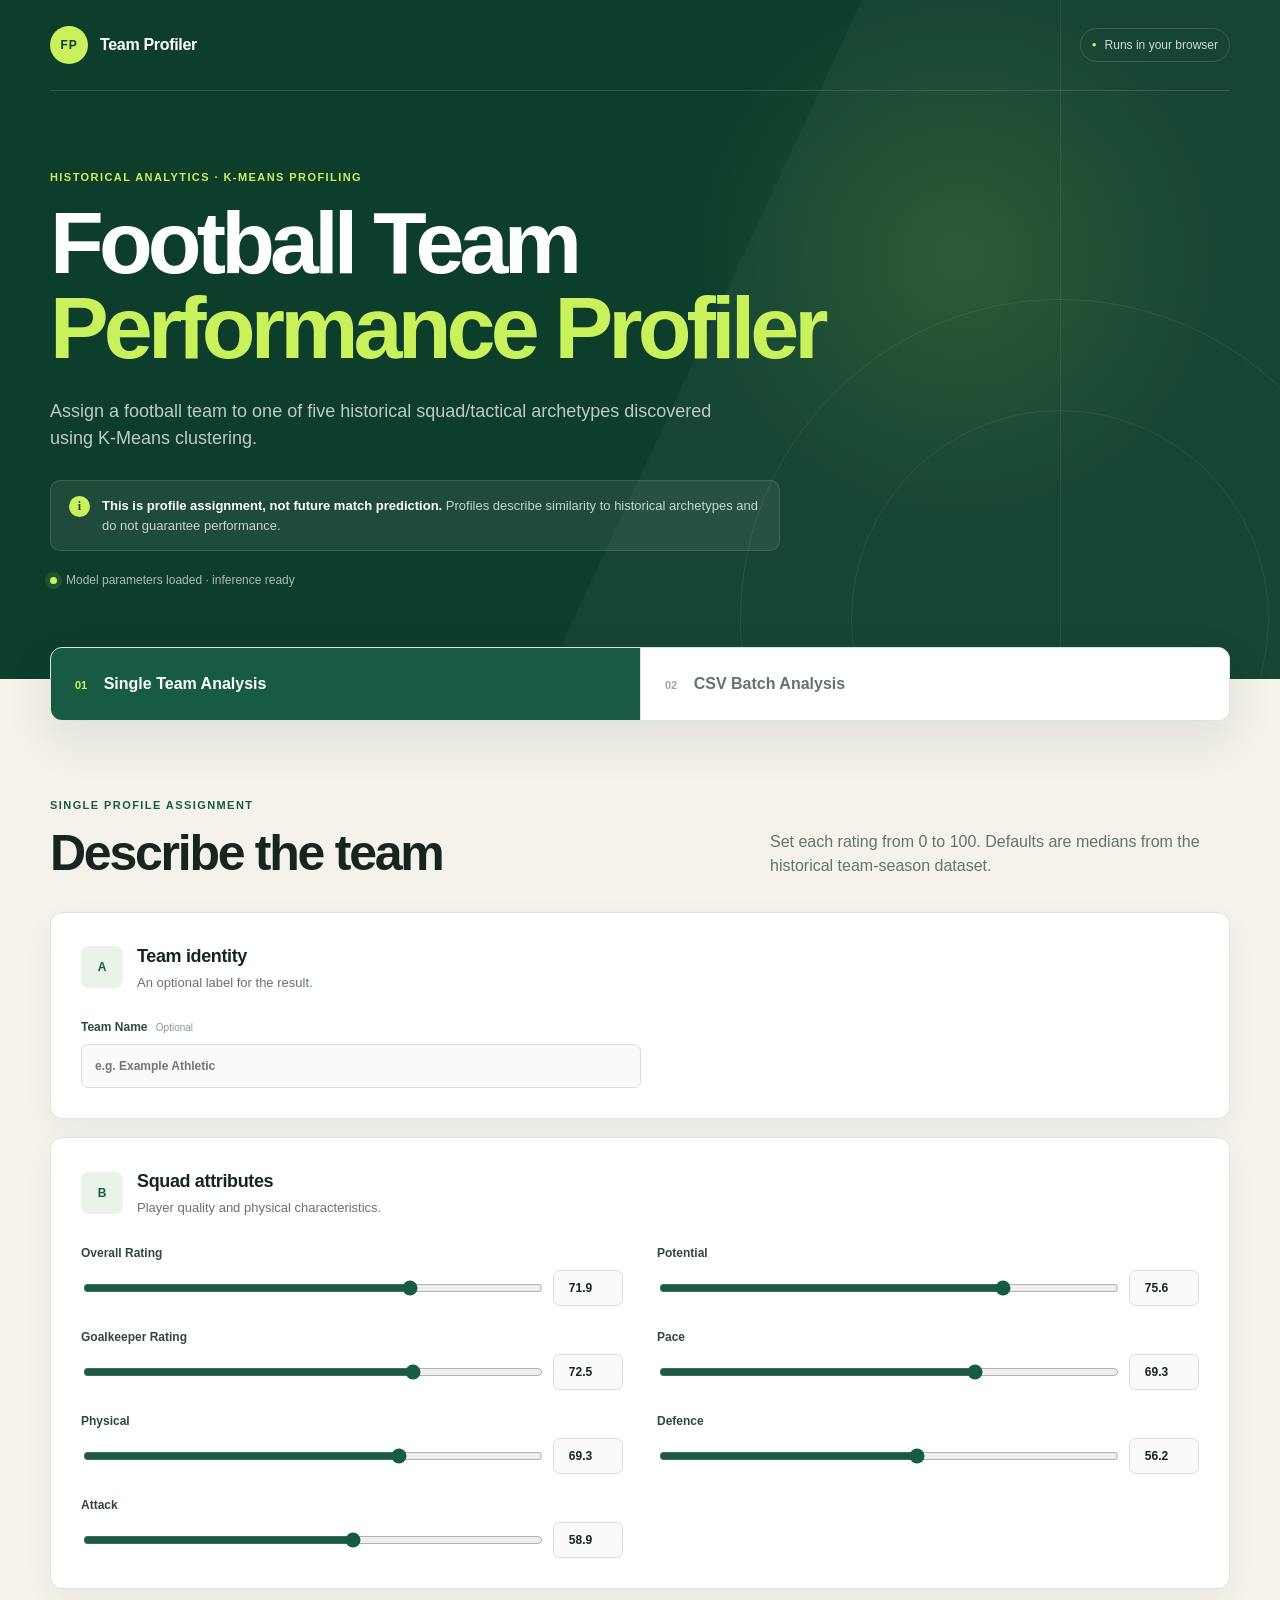
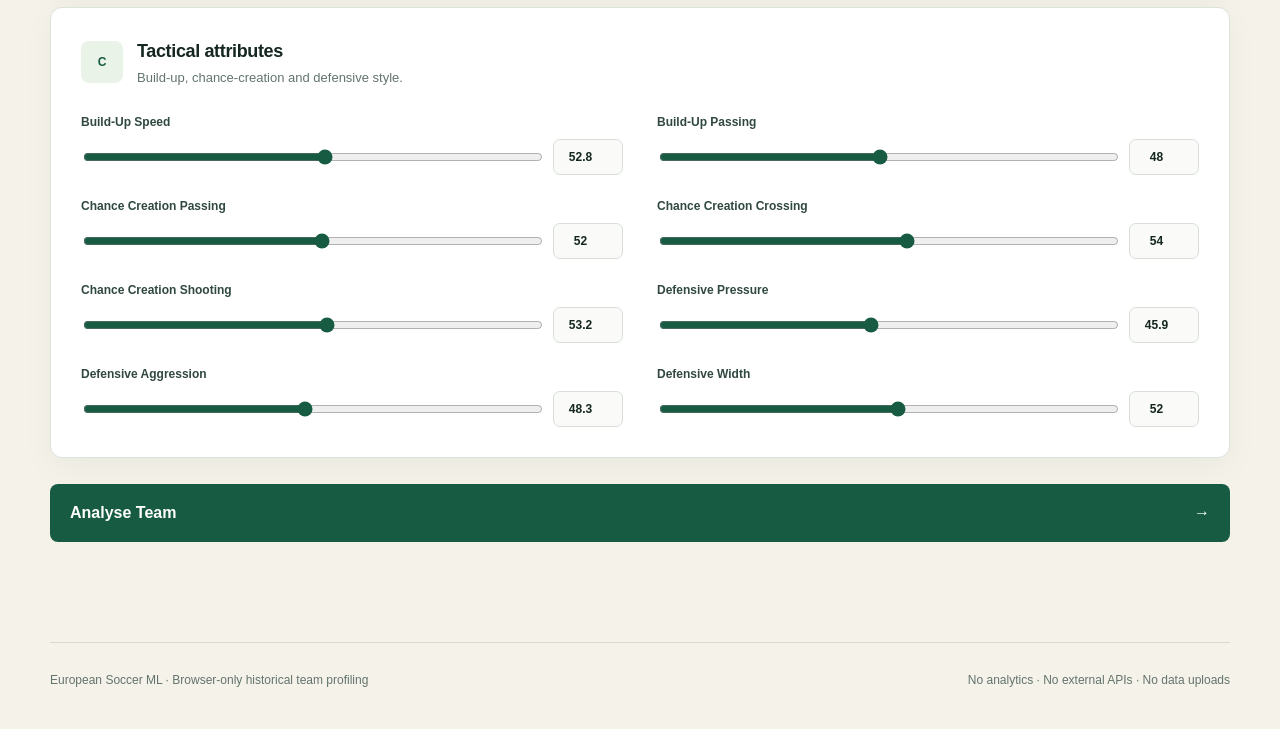
<file: static_space/index.html>
<!doctype html>
<html lang="en">
<head>
  <meta charset="utf-8">
  <meta name="viewport" content="width=device-width, initial-scale=1">
  <meta name="description" content="Assign football teams to historical K-Means squad and tactical profiles in your browser.">
  <meta name="color-scheme" content="light">
  <title>Football Team Performance Profiler</title>
  <link rel="stylesheet" href="styles.css">
  <script src="app.js" defer></script>
</head>
<body>
  <header class="hero">
    <nav class="nav-shell" aria-label="Application information">
      <a class="brand" href="./" aria-label="Football Team Performance Profiler home">
        <span class="brand-mark" aria-hidden="true">FP</span>
        <span>Team Profiler</span>
      </a>
      <span class="privacy-chip"><span aria-hidden="true">●</span> Runs in your browser</span>
    </nav>

    <div class="hero-content">
      <p class="eyebrow">HISTORICAL ANALYTICS · K-MEANS PROFILING</p>
      <h1>Football Team<br><span>Performance Profiler</span></h1>
      <p class="hero-copy">Assign a football team to one of five historical squad/tactical archetypes discovered using K-Means clustering.</p>
      <div class="scope-note">
        <span class="scope-icon" aria-hidden="true">i</span>
        <p><strong>This is profile assignment, not future match prediction.</strong> Profiles describe similarity to historical archetypes and do not guarantee performance.</p>
      </div>
      <div id="model-status" class="model-status" role="status" aria-live="polite">
        <span class="status-dot loading"></span><span>Loading model parameters…</span>
      </div>
    </div>
    <div class="pitch-lines" aria-hidden="true"></div>
  </header>

  <main class="page-shell">
    <div class="tabs" role="tablist" aria-label="Analysis type">
      <button class="tab-button active" id="single-tab" type="button" role="tab" aria-selected="true" aria-controls="single-panel" data-tab="single-panel">
        <span>01</span> Single Team Analysis
      </button>
      <button class="tab-button" id="csv-tab" type="button" role="tab" aria-selected="false" aria-controls="csv-panel" data-tab="csv-panel">
        <span>02</span> CSV Batch Analysis
      </button>
    </div>

    <section class="tab-panel active" id="single-panel" role="tabpanel" aria-labelledby="single-tab">
      <div class="section-heading">
        <div><p class="section-label">Single profile assignment</p><h2>Describe the team</h2></div>
        <p>Set each rating from 0 to 100. Defaults are medians from the historical team-season dataset.</p>
      </div>

      <form id="team-form" novalidate>
        <section class="form-card">
          <div class="card-heading"><span class="card-index">A</span><div><h3>Team identity</h3><p>An optional label for the result.</p></div></div>
          <label class="text-field">
            <span>Team Name <small>Optional</small></span>
            <input type="text" name="team_name" maxlength="120" placeholder="e.g. Example Athletic" autocomplete="off">
          </label>
        </section>

        <section class="form-card">
          <div class="card-heading"><span class="card-index">B</span><div><h3>Squad attributes</h3><p>Player quality and physical characteristics.</p></div></div>
          <div class="metric-grid">
            <label class="metric"><span>Overall Rating</span><div><input type="range" name="avg_overall_rating" min="0" max="100" step="0.1" value="71.9"><input class="metric-number" type="number" min="0" max="100" step="0.1" value="71.9" aria-label="Overall Rating numeric value"></div></label>
            <label class="metric"><span>Potential</span><div><input type="range" name="avg_potential" min="0" max="100" step="0.1" value="75.6"><input class="metric-number" type="number" min="0" max="100" step="0.1" value="75.6" aria-label="Potential numeric value"></div></label>
            <label class="metric"><span>Goalkeeper Rating</span><div><input type="range" name="goalkeeper_rating" min="0" max="100" step="0.1" value="72.5"><input class="metric-number" type="number" min="0" max="100" step="0.1" value="72.5" aria-label="Goalkeeper Rating numeric value"></div></label>
            <label class="metric"><span>Pace</span><div><input type="range" name="avg_pace" min="0" max="100" step="0.1" value="69.3"><input class="metric-number" type="number" min="0" max="100" step="0.1" value="69.3" aria-label="Pace numeric value"></div></label>
            <label class="metric"><span>Physical</span><div><input type="range" name="avg_physical" min="0" max="100" step="0.1" value="69.3"><input class="metric-number" type="number" min="0" max="100" step="0.1" value="69.3" aria-label="Physical numeric value"></div></label>
            <label class="metric"><span>Defence</span><div><input type="range" name="avg_defence" min="0" max="100" step="0.1" value="56.2"><input class="metric-number" type="number" min="0" max="100" step="0.1" value="56.2" aria-label="Defence numeric value"></div></label>
            <label class="metric"><span>Attack</span><div><input type="range" name="avg_attack" min="0" max="100" step="0.1" value="58.9"><input class="metric-number" type="number" min="0" max="100" step="0.1" value="58.9" aria-label="Attack numeric value"></div></label>
          </div>
        </section>

        <section class="form-card">
          <div class="card-heading"><span class="card-index">C</span><div><h3>Tactical attributes</h3><p>Build-up, chance-creation and defensive style.</p></div></div>
          <div class="metric-grid">
            <label class="metric"><span>Build-Up Speed</span><div><input type="range" name="buildUpPlaySpeed" min="0" max="100" step="0.1" value="52.8"><input class="metric-number" type="number" min="0" max="100" step="0.1" value="52.8" aria-label="Build-Up Speed numeric value"></div></label>
            <label class="metric"><span>Build-Up Passing</span><div><input type="range" name="buildUpPlayPassing" min="0" max="100" step="0.1" value="48"><input class="metric-number" type="number" min="0" max="100" step="0.1" value="48" aria-label="Build-Up Passing numeric value"></div></label>
            <label class="metric"><span>Chance Creation Passing</span><div><input type="range" name="chanceCreationPassing" min="0" max="100" step="0.1" value="52"><input class="metric-number" type="number" min="0" max="100" step="0.1" value="52" aria-label="Chance Creation Passing numeric value"></div></label>
            <label class="metric"><span>Chance Creation Crossing</span><div><input type="range" name="chanceCreationCrossing" min="0" max="100" step="0.1" value="54"><input class="metric-number" type="number" min="0" max="100" step="0.1" value="54" aria-label="Chance Creation Crossing numeric value"></div></label>
            <label class="metric"><span>Chance Creation Shooting</span><div><input type="range" name="chanceCreationShooting" min="0" max="100" step="0.1" value="53.2"><input class="metric-number" type="number" min="0" max="100" step="0.1" value="53.2" aria-label="Chance Creation Shooting numeric value"></div></label>
            <label class="metric"><span>Defensive Pressure</span><div><input type="range" name="defencePressure" min="0" max="100" step="0.1" value="45.9"><input class="metric-number" type="number" min="0" max="100" step="0.1" value="45.9" aria-label="Defensive Pressure numeric value"></div></label>
            <label class="metric"><span>Defensive Aggression</span><div><input type="range" name="defenceAggression" min="0" max="100" step="0.1" value="48.3"><input class="metric-number" type="number" min="0" max="100" step="0.1" value="48.3" aria-label="Defensive Aggression numeric value"></div></label>
            <label class="metric"><span>Defensive Width</span><div><input type="range" name="defenceTeamWidth" min="0" max="100" step="0.1" value="52"><input class="metric-number" type="number" min="0" max="100" step="0.1" value="52" aria-label="Defensive Width numeric value"></div></label>
          </div>
        </section>

        <div id="single-error" class="message error-message" role="alert" hidden></div>
        <button id="analyse-button" class="primary-button" type="submit" disabled><span>Analyse Team</span><span aria-hidden="true">→</span></button>
      </form>

      <article id="result-card" class="result-card" aria-live="polite" hidden>
        <div class="result-topline"><p>Assigned historical profile</p><span id="result-cluster" class="cluster-pill"></span></div>
        <p id="result-team" class="result-team"></p>
        <h2 id="result-profile"></h2>
        <p id="result-description" class="result-description"></p>
        <div class="distance-panel">
          <div><span>Distance to profile centre</span><strong id="result-distance"></strong></div>
          <p>A smaller distance means the team's standardized characteristics are closer to the centre of this historical profile. It is not a probability, confidence, or likelihood.</p>
        </div>
      </article>
    </section>

    <section class="tab-panel" id="csv-panel" role="tabpanel" aria-labelledby="csv-tab" hidden>
      <div class="section-heading">
        <div><p class="section-label">Private browser analysis</p><h2>Analyse a CSV</h2></div>
        <p>Your file is read and processed locally by this page. No uploaded data is sent to a server.</p>
      </div>

      <div class="csv-layout">
        <form id="csv-form" class="form-card upload-card">
          <div class="card-heading"><span class="card-index wide">CSV</span><div><h3>Team data file</h3><p>Comma-separated values with one header row.</p></div></div>
          <label id="file-drop" class="file-drop" for="csv-file">
            <span class="upload-icon" aria-hidden="true">↑</span>
            <strong id="file-label">Choose a CSV file</strong>
            <span>or drag and drop it here · maximum 5 MB</span>
            <input id="csv-file" name="file" type="file" accept=".csv,text/csv" required>
          </label>
          <div id="csv-error" class="message error-message" role="alert" hidden></div>
          <button id="csv-button" class="primary-button" type="submit" disabled><span>Analyse CSV</span><span aria-hidden="true">→</span></button>
        </form>

        <aside class="requirements-card">
          <p class="section-label">File requirements</p>
          <h3>Required CSV columns</h3>
          <p><code>team_name</code> is optional. All 15 numeric fields below are required.</p>
          <div id="required-columns" class="column-list"></div>
          <a class="secondary-button" href="example_team_data.csv" download>Download Example CSV <span aria-hidden="true">↓</span></a>
        </aside>
      </div>

      <section id="batch-results" class="batch-results" aria-live="polite" hidden>
        <div class="results-heading">
          <div><p class="section-label">Analysis complete</p><h2 id="batch-count"></h2></div>
          <button id="download-results" class="secondary-button" type="button">Download Analysed CSV <span aria-hidden="true">↓</span></button>
        </div>
        <div class="table-wrap">
          <table>
            <thead><tr><th>Team</th><th>Cluster</th><th>Assigned profile</th><th>Distance</th></tr></thead>
            <tbody id="results-body"></tbody>
          </table>
        </div>
        <p class="table-note">Distances are measured in standardized feature space. They are not probabilities or confidence scores.</p>
      </section>
    </section>
  </main>

  <footer>
    <p>European Soccer ML · Browser-only historical team profiling</p>
    <p>No analytics · No external APIs · No data uploads</p>
  </footer>
</body>
</html>
</file>
<file: static_space/styles.css>
:root {
  --ink: #14261f;
  --muted: #63746d;
  --green: #175c42;
  --green-dark: #0d3e2c;
  --lime: #c8f15c;
  --cream: #f4f2e9;
  --white: #ffffff;
  --line: #dce3dc;
  --error: #a3312d;
  --shadow: 0 18px 50px rgba(20, 38, 31, .09);
}

* { box-sizing: border-box; }
html { scroll-behavior: smooth; }
body {
  margin: 0;
  color: var(--ink);
  background: var(--cream);
  font-family: Inter, ui-sans-serif, -apple-system, BlinkMacSystemFont, "Segoe UI", sans-serif;
  line-height: 1.5;
}
button, input { font: inherit; }
a { color: inherit; }
[hidden] { display: none !important; }

.hero { position: relative; min-height: 620px; overflow: hidden; color: white; background: var(--green-dark); }
.hero::before { position: absolute; inset: 0; content: ""; background: radial-gradient(circle at 75% 38%, rgba(200,241,92,.13), transparent 26%), linear-gradient(115deg, transparent 54%, rgba(255,255,255,.035) 54%); }
.nav-shell, .hero-content, .page-shell, footer { width: min(1180px, calc(100% - 40px)); margin-inline: auto; }
.nav-shell { position: relative; z-index: 2; display: flex; align-items: center; justify-content: space-between; padding: 26px 0; border-bottom: 1px solid rgba(255,255,255,.13); }
.brand { display: inline-flex; align-items: center; gap: 12px; color: white; text-decoration: none; font-weight: 750; letter-spacing: -.02em; }
.brand-mark { display: grid; place-items: center; width: 38px; height: 38px; color: var(--green-dark); background: var(--lime); border-radius: 50%; font-size: 12px; letter-spacing: .06em; }
.privacy-chip { display: inline-flex; align-items: center; gap: 8px; padding: 7px 11px; color: rgba(255,255,255,.8); border: 1px solid rgba(255,255,255,.14); border-radius: 999px; font-size: 12px; }
.privacy-chip span { color: var(--lime); font-size: 8px; }
.hero-content { position: relative; z-index: 1; padding: 78px 0 90px; }
.eyebrow, .section-label { margin: 0 0 14px; color: var(--green); font-size: 11px; font-weight: 850; letter-spacing: .13em; text-transform: uppercase; }
.hero .eyebrow { color: var(--lime); }
h1 { max-width: 880px; margin: 0; font-size: clamp(48px, 7vw, 88px); line-height: .97; letter-spacing: -.055em; }
h1 span { color: var(--lime); }
.hero-copy { max-width: 700px; margin: 28px 0; color: rgba(255,255,255,.73); font-size: 18px; }
.scope-note { display: flex; align-items: flex-start; gap: 12px; max-width: 730px; padding: 15px 18px; background: rgba(255,255,255,.07); border: 1px solid rgba(255,255,255,.12); border-radius: 10px; }
.scope-note p { margin: 0; color: rgba(255,255,255,.76); font-size: 13px; }
.scope-note strong { color: white; }
.scope-icon { flex: 0 0 auto; display: grid; place-items: center; width: 21px; height: 21px; color: var(--green-dark); background: var(--lime); border-radius: 50%; font: 800 12px Georgia, serif; }
.model-status { display: flex; align-items: center; gap: 9px; margin-top: 20px; color: rgba(255,255,255,.65); font-size: 12px; }
.status-dot { width: 7px; height: 7px; border-radius: 50%; background: var(--lime); box-shadow: 0 0 0 5px rgba(200,241,92,.1); }
.status-dot.loading { animation: pulse 1.2s ease-in-out infinite; }
.status-dot.error { background: #ff8a7d; box-shadow: 0 0 0 5px rgba(255,138,125,.1); }
@keyframes pulse { 50% { opacity: .35; } }
.pitch-lines { position: absolute; right: -100px; bottom: -260px; width: 640px; height: 640px; border: 1px solid rgba(255,255,255,.08); border-radius: 50%; }
.pitch-lines::before, .pitch-lines::after { position: absolute; content: ""; border: 1px solid rgba(255,255,255,.07); }
.pitch-lines::before { inset: 110px; border-radius: 50%; }
.pitch-lines::after { left: 50%; top: -400px; width: 1px; height: 1000px; border-width: 0 0 0 1px; }

.page-shell { position: relative; z-index: 3; margin-top: -32px; padding-bottom: 100px; }
.tabs { display: grid; grid-template-columns: 1fr 1fr; overflow: hidden; background: white; border: 1px solid var(--line); border-radius: 12px; box-shadow: var(--shadow); }
.tab-button { padding: 24px; color: var(--muted); background: white; border: 0; cursor: pointer; font-weight: 750; text-align: left; transition: .2s ease; }
.tab-button + .tab-button { border-left: 1px solid var(--line); }
.tab-button span { margin-right: 12px; color: #9aa8a1; font-size: 11px; }
.tab-button.active { color: white; background: var(--green); }
.tab-button.active span { color: var(--lime); }
.tab-button:focus-visible, button:focus-visible, a:focus-visible, input:focus-visible { outline: 3px solid rgba(200,241,92,.7); outline-offset: 3px; }
.tab-panel { padding-top: 76px; }
.section-heading { display: grid; grid-template-columns: 1fr minmax(300px, 460px); gap: 40px; align-items: end; margin-bottom: 34px; }
.section-heading h2, .results-heading h2 { margin: 0; font-size: clamp(34px, 4vw, 50px); line-height: 1; letter-spacing: -.045em; }
.section-heading > p { margin: 0; color: var(--muted); }

.form-card, .requirements-card, .batch-results { margin-bottom: 18px; padding: 30px; background: white; border: 1px solid var(--line); border-radius: 12px; box-shadow: 0 10px 32px rgba(20,38,31,.045); }
.card-heading { display: flex; gap: 14px; align-items: center; margin-bottom: 26px; }
.card-heading h3, .requirements-card h3 { margin: 0 0 3px; font-size: 18px; letter-spacing: -.02em; }
.card-heading p, .requirements-card > p { margin: 0; color: var(--muted); font-size: 13px; }
.card-index { display: grid; place-items: center; flex: 0 0 auto; width: 42px; height: 42px; color: var(--green); background: #eaf3e8; border-radius: 8px; font-size: 12px; font-weight: 850; }
.card-index.wide { width: 48px; }
.text-field { display: grid; max-width: 560px; gap: 8px; color: #30483e; font-size: 12px; font-weight: 750; }
.text-field small { margin-left: 5px; color: #8b9993; font-weight: 500; }
.text-field input { padding: 12px 13px; color: var(--ink); background: #fafbf8; border: 1px solid #d7dfd8; border-radius: 7px; outline: none; }
.text-field input:focus { border-color: var(--green); box-shadow: 0 0 0 3px rgba(23,92,66,.1); }
.metric-grid { display: grid; grid-template-columns: repeat(2, 1fr); gap: 22px 34px; }
.metric { display: grid; gap: 8px; color: #30483e; font-size: 12px; font-weight: 750; }
.metric > div { display: grid; grid-template-columns: 1fr 70px; gap: 12px; align-items: center; }
.metric input[type="range"] { width: 100%; accent-color: var(--green); cursor: pointer; }
.metric-number { width: 70px; padding: 8px 6px; color: var(--ink); background: #fafbf8; border: 1px solid #d7dfd8; border-radius: 7px; text-align: center; }
.primary-button, .secondary-button { display: inline-flex; align-items: center; justify-content: space-between; gap: 20px; border: 0; border-radius: 8px; cursor: pointer; text-decoration: none; font-weight: 750; }
.primary-button { width: 100%; margin-top: 8px; padding: 17px 20px; color: white; background: var(--green); }
.primary-button:hover:not(:disabled) { background: #114d37; }
.primary-button:disabled { cursor: wait; opacity: .55; }
.secondary-button { padding: 12px 15px; color: var(--green); background: #edf4eb; font-size: 13px; }
.secondary-button:hover { background: #e1eddf; }
.message { margin: 16px 0 8px; padding: 13px 15px; border-radius: 7px; font-size: 13px; }
.error-message { color: var(--error); background: #fff0ed; border: 1px solid #f1cbc5; }

.result-card { position: relative; overflow: hidden; margin-top: 28px; padding: 40px; color: white; background: var(--green-dark); border-radius: 14px; box-shadow: var(--shadow); }
.result-card::after { position: absolute; right: -80px; top: -100px; width: 300px; height: 300px; content: ""; border: 55px solid rgba(200,241,92,.06); border-radius: 50%; }
.result-topline { position: relative; z-index: 1; display: flex; align-items: center; justify-content: space-between; }
.result-topline p { margin: 0; color: var(--lime); font-size: 11px; font-weight: 850; letter-spacing: .13em; text-transform: uppercase; }
.cluster-pill { padding: 7px 10px; color: var(--lime); background: rgba(200,241,92,.1); border: 1px solid rgba(200,241,92,.22); border-radius: 999px; font-size: 12px; font-weight: 750; }
.result-team { position: relative; z-index: 1; margin: 42px 0 7px; color: rgba(255,255,255,.62); }
.result-card h2 { position: relative; z-index: 1; max-width: 780px; margin: 0; color: white; font-size: clamp(32px, 5vw, 55px); line-height: 1.05; letter-spacing: -.045em; }
.result-description { position: relative; z-index: 1; max-width: 760px; color: rgba(255,255,255,.72); font-size: 16px; }
.distance-panel { position: relative; z-index: 1; display: grid; grid-template-columns: 240px 1fr; gap: 35px; align-items: center; margin-top: 32px; padding-top: 24px; border-top: 1px solid rgba(255,255,255,.13); }
.distance-panel div { display: flex; flex-direction: column; }
.distance-panel span { color: rgba(255,255,255,.58); font-size: 11px; letter-spacing: .08em; text-transform: uppercase; }
.distance-panel strong { color: var(--lime); font-size: 32px; }
.distance-panel p { margin: 0; color: rgba(255,255,255,.58); font-size: 12px; }

.csv-layout { display: grid; grid-template-columns: 1.15fr .85fr; gap: 18px; }
.upload-card, .requirements-card { margin: 0; }
.file-drop { display: grid; place-items: center; min-height: 220px; padding: 30px; border: 1px dashed #aab8b0; border-radius: 9px; cursor: pointer; text-align: center; transition: .2s ease; }
.file-drop:hover, .file-drop.dragging { background: #f1f6ed; border-color: var(--green); }
.file-drop input { position: absolute; width: 1px; height: 1px; opacity: 0; }
.file-drop strong { margin: 12px 0 3px; }
.file-drop > span:last-of-type { color: var(--muted); font-size: 13px; }
.upload-icon { display: grid; place-items: center; width: 43px; height: 43px; color: var(--green); background: #eaf3e8; border-radius: 50%; font-size: 20px; }
.requirements-card { display: flex; flex-direction: column; }
.column-list { display: flex; flex-wrap: wrap; gap: 7px; margin: 22px 0 28px; }
.column-list code { padding: 5px 7px; color: #365247; background: #f3f5f1; border-radius: 4px; font-size: 10px; }
.requirements-card .secondary-button { margin-top: auto; }
.batch-results { margin-top: 28px; }
.results-heading { display: flex; align-items: center; justify-content: space-between; gap: 24px; margin-bottom: 25px; }
.results-heading h2 { font-size: 30px; }
.table-wrap { overflow-x: auto; border: 1px solid var(--line); border-radius: 8px; }
table { width: 100%; border-collapse: collapse; font-size: 13px; }
th, td { padding: 14px 16px; text-align: left; border-bottom: 1px solid var(--line); }
th { color: var(--muted); background: #f5f7f3; font-size: 10px; letter-spacing: .07em; text-transform: uppercase; }
tbody tr:last-child td { border-bottom: 0; }
.cluster-cell { color: var(--green); font-weight: 850; }
.table-note { margin: 14px 0 0; color: var(--muted); font-size: 11px; }

footer { display: flex; justify-content: space-between; gap: 20px; padding: 28px 0 40px; color: var(--muted); border-top: 1px solid #d5dbd3; font-size: 12px; }
footer p { margin: 0; }

@media (max-width: 850px) {
  .hero { min-height: auto; }
  .hero-content { padding: 65px 0 80px; }
  .csv-layout, .section-heading { grid-template-columns: 1fr; }
  .section-heading { gap: 15px; }
}
@media (max-width: 620px) {
  .nav-shell, .hero-content, .page-shell, footer { width: min(100% - 24px, 1180px); }
  .privacy-chip { display: none; }
  .hero-content { padding-top: 48px; }
  .hero-copy { font-size: 16px; }
  .tabs, .metric-grid { grid-template-columns: 1fr; }
  .tab-button + .tab-button { border-left: 0; border-top: 1px solid var(--line); }
  .tab-panel { padding-top: 55px; }
  .form-card, .requirements-card, .batch-results, .result-card { padding: 22px; }
  .distance-panel { grid-template-columns: 1fr; gap: 15px; }
  .results-heading, footer { align-items: flex-start; flex-direction: column; }
}
</file>
